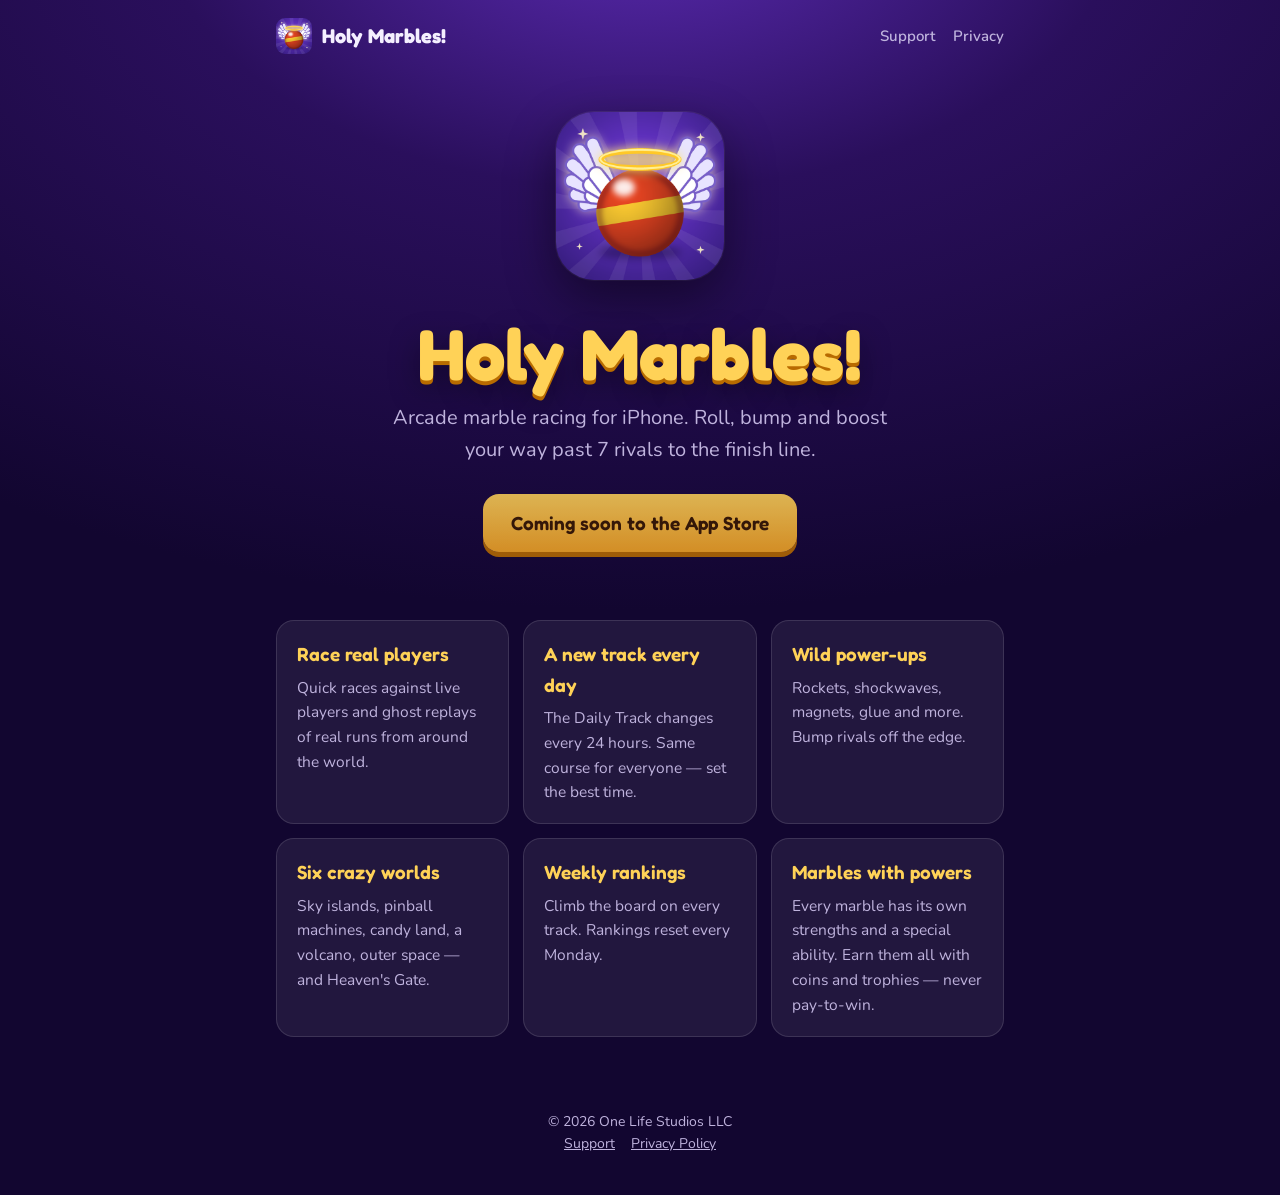
<file: index.html>
<!doctype html>
<html lang="en">
<head>
<meta charset="utf-8">
<meta name="viewport" content="width=device-width, initial-scale=1">
<title>Holy Marbles!</title>
<meta name="description" content="Holy Marbles! — a free arcade marble racing game for iPhone. Race real players and ghosts down wild tracks.">
<meta property="og:title" content="Holy Marbles!">
<meta property="og:description" content="Free arcade marble racing for iPhone. Roll, bump and boost to the finish.">
<meta property="og:image" content="img/holymarbles-icon.png">
<link rel="icon" href="img/favicon.png">
<link rel="apple-touch-icon" href="img/apple-touch-icon.png">
<link rel="stylesheet" href="style.css">
</head>
<body>
<div class="wrap">
  <header class="top">
    <a class="brand" href="./"><img src="img/favicon.png" alt=""><span>Holy Marbles!</span></a>
    <nav><a href="support/">Support</a><a href="privacy/">Privacy</a></nav>
  </header>

  <section class="hero">
    <img class="icon" src="img/holymarbles-icon.png" alt="Holy Marbles! app icon">
    <h1>Holy Marbles!</h1>
    <p class="tag">Arcade marble racing for iPhone. Roll, bump and boost your way past 7 rivals to the finish line.</p>
    <span class="btn soon">Coming soon to the App Store</span>
  </section>

  <section class="features">
    <div class="card"><h3>Race real players</h3><p>Quick races against live players and ghost replays of real runs from around the world.</p></div>
    <div class="card"><h3>A new track every day</h3><p>The Daily Track changes every 24 hours. Same course for everyone — set the best time.</p></div>
    <div class="card"><h3>Wild power-ups</h3><p>Rockets, shockwaves, magnets, glue and more. Bump rivals off the edge.</p></div>
    <div class="card"><h3>Six crazy worlds</h3><p>Sky islands, pinball machines, candy land, a volcano, outer space — and Heaven's Gate.</p></div>
    <div class="card"><h3>Weekly rankings</h3><p>Climb the board on every track. Rankings reset every Monday.</p></div>
    <div class="card"><h3>Marbles with powers</h3><p>Every marble has its own strengths and a special ability. Earn them all with coins and trophies — never pay-to-win.</p></div>
  </section>

  <footer>
    © 2026 One Life Studios LLC
    <br><a href="support/">Support</a><a href="privacy/">Privacy Policy</a>
  </footer>
</div>
</body>
</html>
</file>
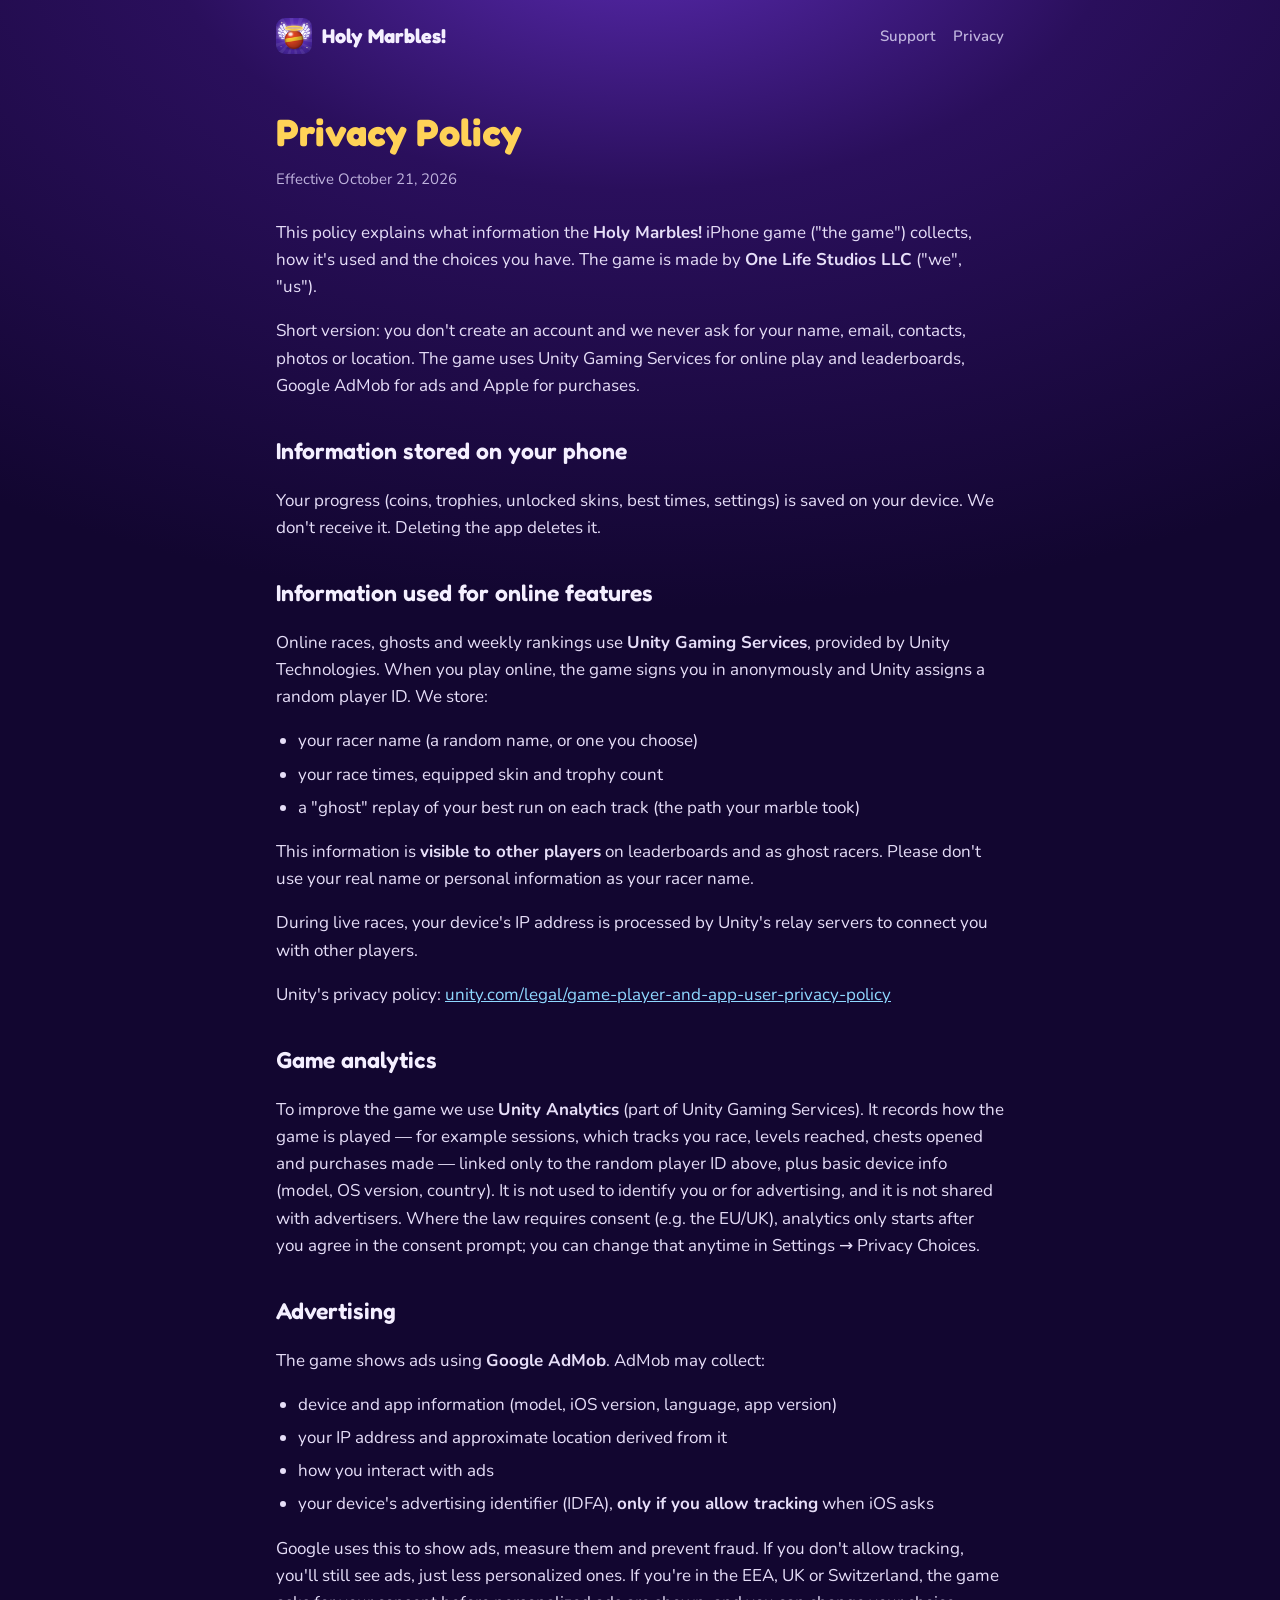
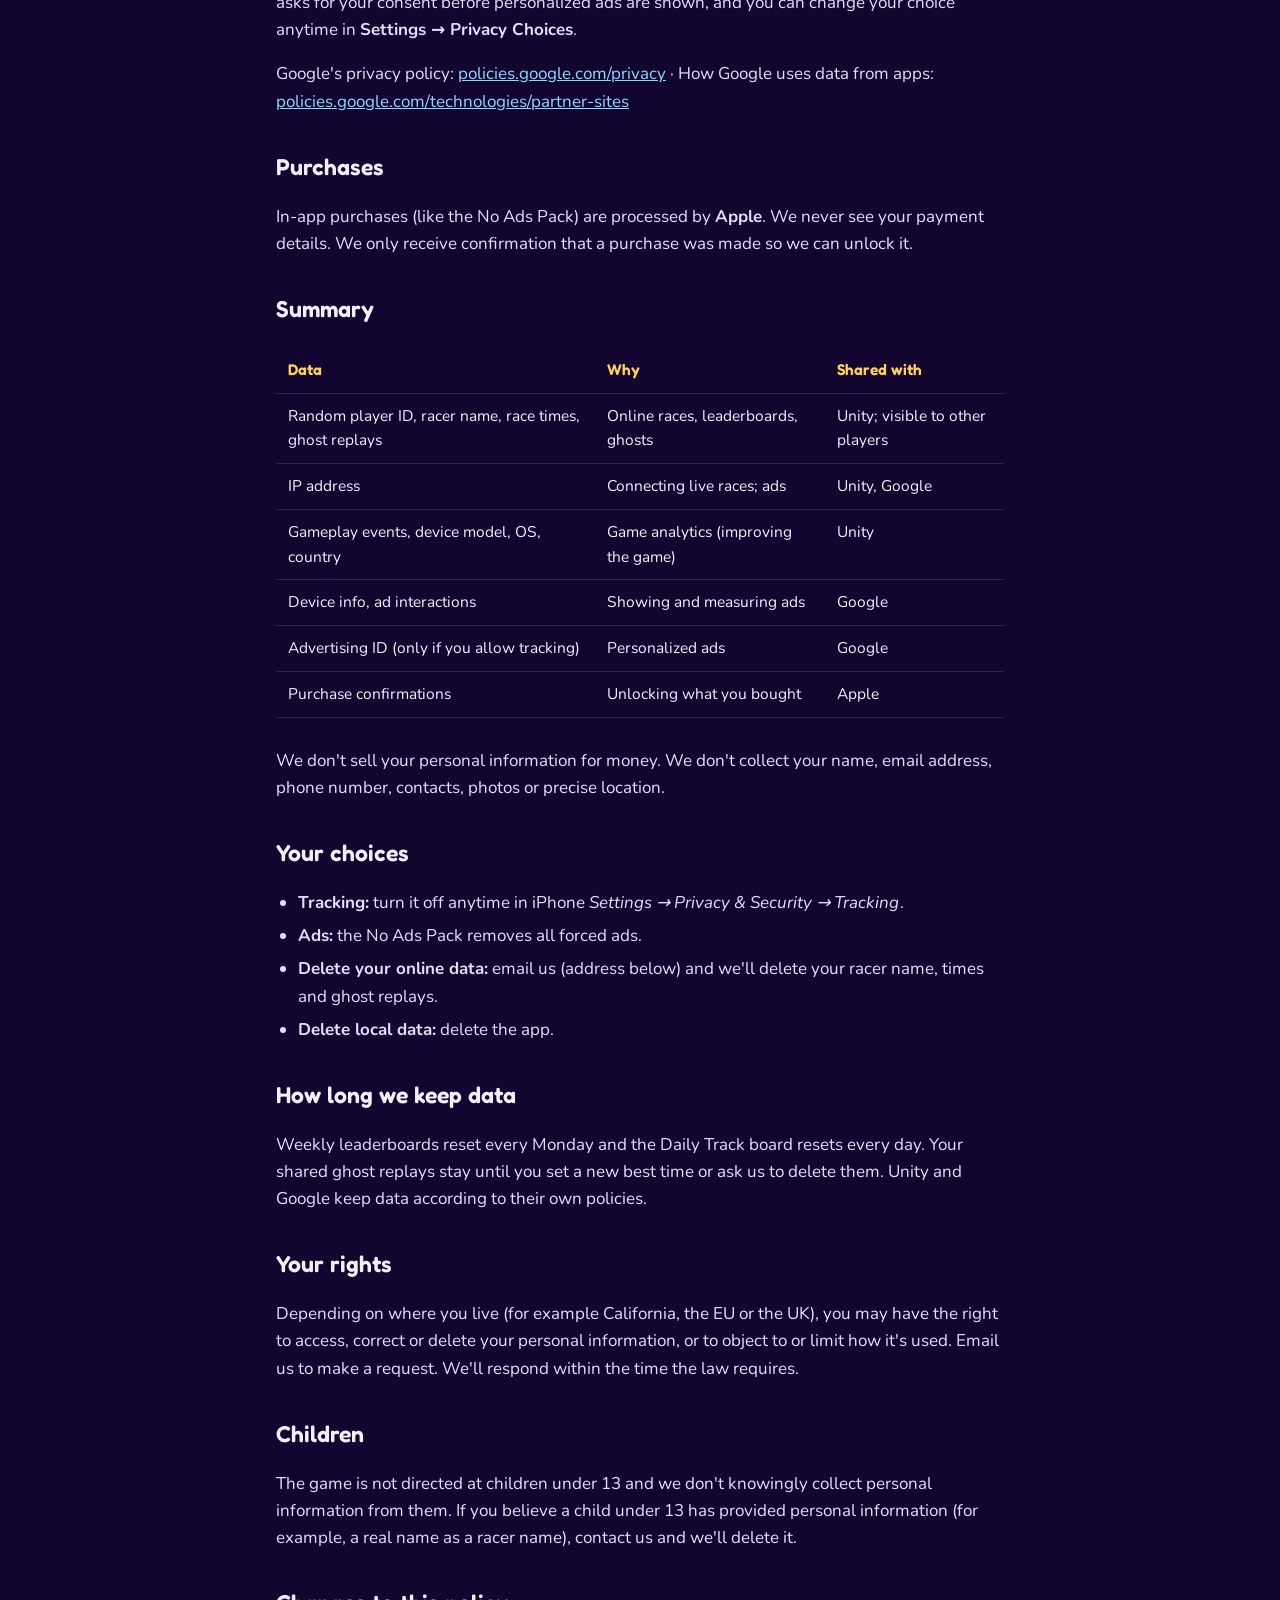
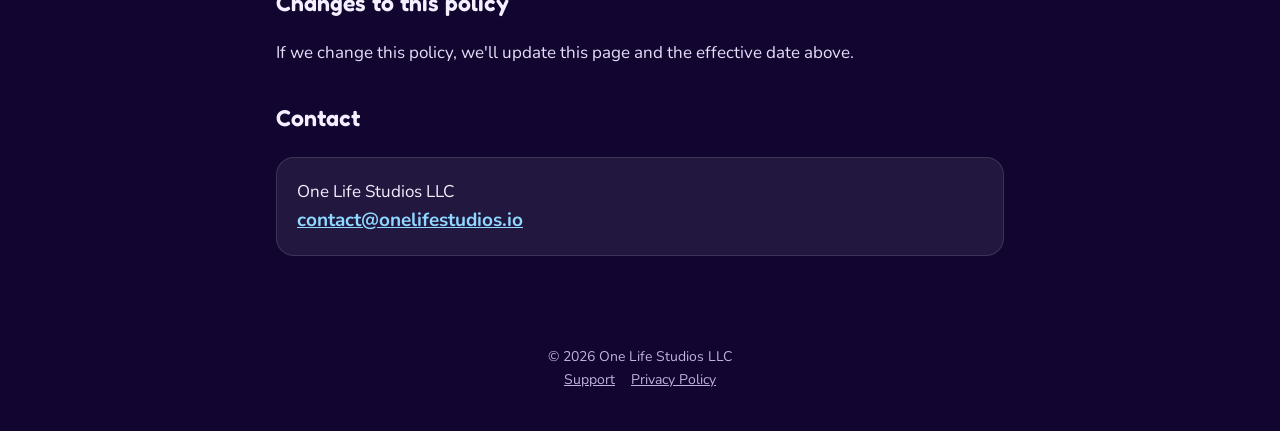
<file: privacy/index.html>
<!doctype html>
<html lang="en">
<head>
<meta charset="utf-8">
<meta name="viewport" content="width=device-width, initial-scale=1">
<title>Privacy Policy — Holy Marbles!</title>
<meta name="description" content="Privacy Policy for the Holy Marbles! iPhone game.">
<link rel="icon" href="../img/favicon.png">
<link rel="apple-touch-icon" href="../img/apple-touch-icon.png">
<link rel="stylesheet" href="../style.css">
</head>
<body>
<div class="wrap">
  <header class="top">
    <a class="brand" href="../"><img src="../img/favicon.png" alt=""><span>Holy Marbles!</span></a>
    <nav><a href="../support/">Support</a><a href="../privacy/">Privacy</a></nav>
  </header>

  <article class="doc">
    <h1>Privacy Policy</h1>
    <p class="updated">Effective October 21, 2026</p>

    <p>This policy explains what information the <strong>Holy Marbles!</strong> iPhone game ("the game") collects, how it's used and the choices you have. The game is made by <strong>One Life Studios LLC</strong> ("we", "us").</p>
    <p>Short version: you don't create an account and we never ask for your name, email, contacts, photos or location. The game uses Unity Gaming Services for online play and leaderboards, Google AdMob for ads and Apple for purchases.</p>

    <h2>Information stored on your phone</h2>
    <p>Your progress (coins, trophies, unlocked skins, best times, settings) is saved on your device. We don't receive it. Deleting the app deletes it.</p>

    <h2>Information used for online features</h2>
    <p>Online races, ghosts and weekly rankings use <strong>Unity Gaming Services</strong>, provided by Unity Technologies. When you play online, the game signs you in anonymously and Unity assigns a random player ID. We store:</p>
    <ul>
      <li>your racer name (a random name, or one you choose)</li>
      <li>your race times, equipped skin and trophy count</li>
      <li>a "ghost" replay of your best run on each track (the path your marble took)</li>
    </ul>
    <p>This information is <strong>visible to other players</strong> on leaderboards and as ghost racers. Please don't use your real name or personal information as your racer name.</p>
    <p>During live races, your device's IP address is processed by Unity's relay servers to connect you with other players.</p>
    <p>Unity's privacy policy: <a href="https://unity.com/legal/game-player-and-app-user-privacy-policy">unity.com/legal/game-player-and-app-user-privacy-policy</a></p>

    <h2>Game analytics</h2>
    <p>To improve the game we use <strong>Unity Analytics</strong> (part of Unity Gaming Services). It records how the game is played — for example sessions, which tracks you race, levels reached, chests opened and purchases made — linked only to the random player ID above, plus basic device info (model, OS version, country). It is not used to identify you or for advertising, and it is not shared with advertisers. Where the law requires consent (e.g. the EU/UK), analytics only starts after you agree in the consent prompt; you can change that anytime in Settings → Privacy Choices.</p>

    <h2>Advertising</h2>
    <p>The game shows ads using <strong>Google AdMob</strong>. AdMob may collect:</p>
    <ul>
      <li>device and app information (model, iOS version, language, app version)</li>
      <li>your IP address and approximate location derived from it</li>
      <li>how you interact with ads</li>
      <li>your device's advertising identifier (IDFA), <strong>only if you allow tracking</strong> when iOS asks</li>
    </ul>
    <p>Google uses this to show ads, measure them and prevent fraud. If you don't allow tracking, you'll still see ads, just less personalized ones. If you're in the EEA, UK or Switzerland, the game asks for your consent before personalized ads are shown, and you can change your choice anytime in <strong>Settings → Privacy Choices</strong>.</p>
    <p>Google's privacy policy: <a href="https://policies.google.com/privacy">policies.google.com/privacy</a> · How Google uses data from apps: <a href="https://policies.google.com/technologies/partner-sites">policies.google.com/technologies/partner-sites</a></p>

    <h2>Purchases</h2>
    <p>In-app purchases (like the No Ads Pack) are processed by <strong>Apple</strong>. We never see your payment details. We only receive confirmation that a purchase was made so we can unlock it.</p>

    <h2>Summary</h2>
    <div class="table-scroll">
    <table>
      <tr><th>Data</th><th>Why</th><th>Shared with</th></tr>
      <tr><td>Random player ID, racer name, race times, ghost replays</td><td>Online races, leaderboards, ghosts</td><td>Unity; visible to other players</td></tr>
      <tr><td>IP address</td><td>Connecting live races; ads</td><td>Unity, Google</td></tr>
      <tr><td>Gameplay events, device model, OS, country</td><td>Game analytics (improving the game)</td><td>Unity</td></tr>
      <tr><td>Device info, ad interactions</td><td>Showing and measuring ads</td><td>Google</td></tr>
      <tr><td>Advertising ID (only if you allow tracking)</td><td>Personalized ads</td><td>Google</td></tr>
      <tr><td>Purchase confirmations</td><td>Unlocking what you bought</td><td>Apple</td></tr>
    </table>
    </div>
    <p>We don't sell your personal information for money. We don't collect your name, email address, phone number, contacts, photos or precise location.</p>

    <h2>Your choices</h2>
    <ul>
      <li><strong>Tracking:</strong> turn it off anytime in iPhone <em>Settings → Privacy &amp; Security → Tracking</em>.</li>
      <li><strong>Ads:</strong> the No Ads Pack removes all forced ads.</li>
      <li><strong>Delete your online data:</strong> email us (address below) and we'll delete your racer name, times and ghost replays.</li>
      <li><strong>Delete local data:</strong> delete the app.</li>
    </ul>

    <h2>How long we keep data</h2>
    <p>Weekly leaderboards reset every Monday and the Daily Track board resets every day. Your shared ghost replays stay until you set a new best time or ask us to delete them. Unity and Google keep data according to their own policies.</p>

    <h2>Your rights</h2>
    <p>Depending on where you live (for example California, the EU or the UK), you may have the right to access, correct or delete your personal information, or to object to or limit how it's used. Email us to make a request. We'll respond within the time the law requires.</p>

    <h2>Children</h2>
    <p>The game is not directed at children under 13 and we don't knowingly collect personal information from them. If you believe a child under 13 has provided personal information (for example, a real name as a racer name), contact us and we'll delete it.</p>

    <h2>Changes to this policy</h2>
    <p>If we change this policy, we'll update this page and the effective date above.</p>

    <h2>Contact</h2>
    <div class="contact">
      One Life Studios LLC<br>
      <a href="mailto:contact@onelifestudios.io">contact@onelifestudios.io</a>
    </div>
  </article>

  <footer>
    © 2026 One Life Studios LLC
    <br><a href="../support/">Support</a><a href="../privacy/">Privacy Policy</a>
  </footer>
</div>
</body>
</html>
</file>
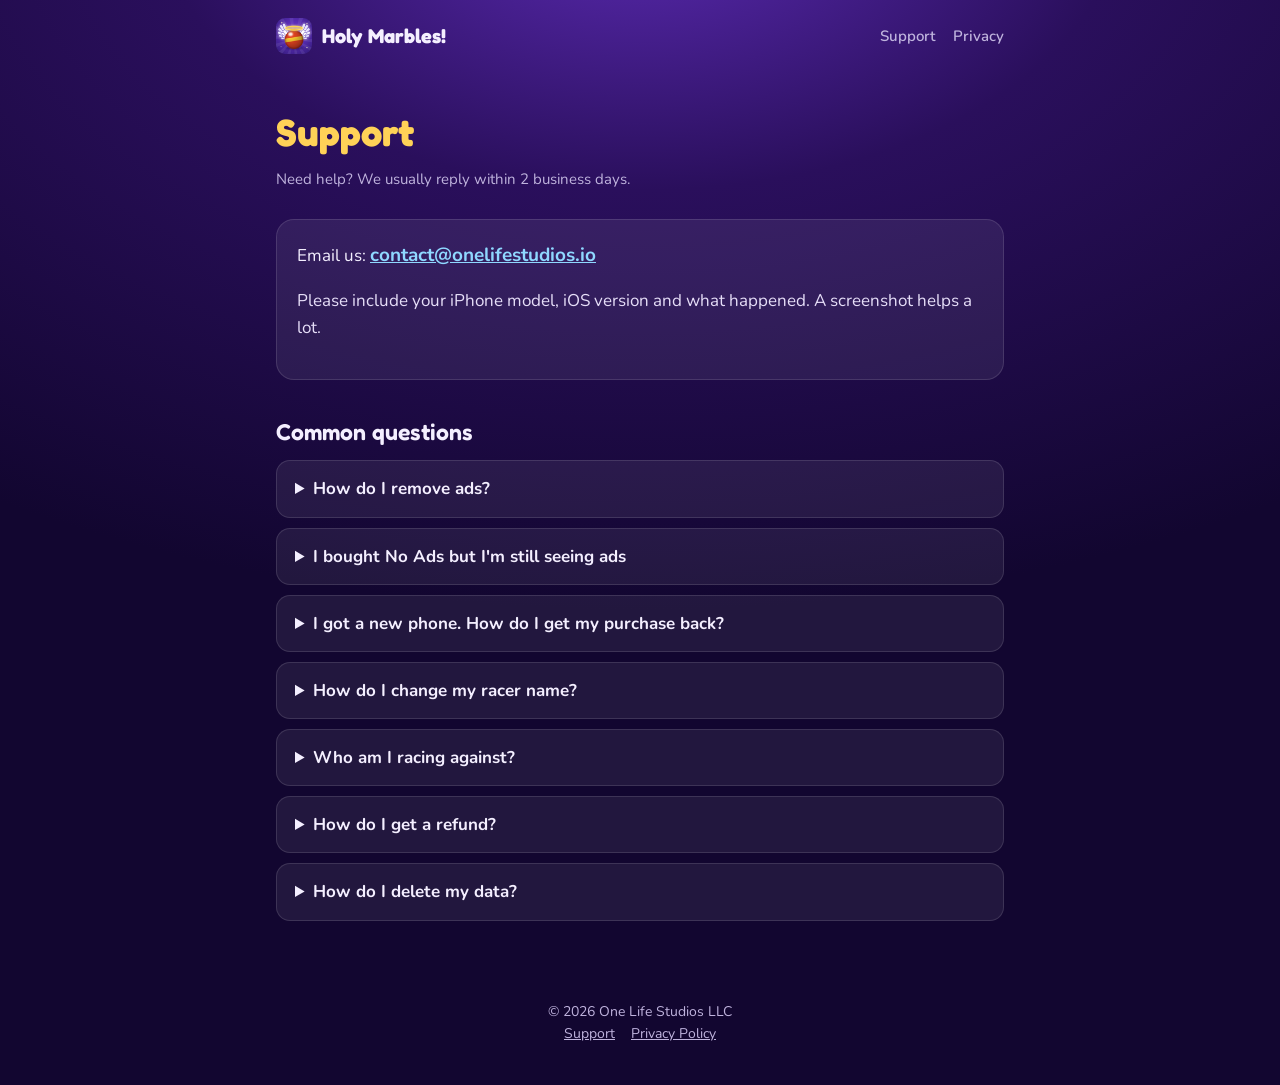
<file: support/index.html>
<!doctype html>
<html lang="en">
<head>
<meta charset="utf-8">
<meta name="viewport" content="width=device-width, initial-scale=1">
<title>Support — Holy Marbles!</title>
<meta name="description" content="Help and contact for Holy Marbles!">
<link rel="icon" href="../img/favicon.png">
<link rel="apple-touch-icon" href="../img/apple-touch-icon.png">
<link rel="stylesheet" href="../style.css">
</head>
<body>
<div class="wrap">
  <header class="top">
    <a class="brand" href="../"><img src="../img/favicon.png" alt=""><span>Holy Marbles!</span></a>
    <nav><a href="../support/">Support</a><a href="../privacy/">Privacy</a></nav>
  </header>

  <article class="doc">
    <h1>Support</h1>
    <p class="updated">Need help? We usually reply within 2 business days.</p>

    <div class="contact">
      Email us: <a href="mailto:contact@onelifestudios.io">contact@onelifestudios.io</a>
      <p>Please include your iPhone model, iOS version and what happened. A screenshot helps a lot.</p>
    </div>

    <h2>Common questions</h2>

    <details>
      <summary>How do I remove ads?</summary>
      <p>Buy the <strong>No Ads Pack</strong> in Settings. It removes all forced ads forever and includes 1,000 coins and the Halo skin. Optional reward videos (like double coins) stay available because you choose to watch them.</p>
    </details>

    <details>
      <summary>I bought No Ads but I'm still seeing ads</summary>
      <p>Open <strong>Settings → Restore Purchases</strong> while signed in with the same Apple ID you bought it with. If that doesn't fix it, email us.</p>
    </details>

    <details>
      <summary>I got a new phone. How do I get my purchase back?</summary>
      <p>Install the game, open Settings and tap <strong>Restore Purchases</strong>. Purchases are tied to your Apple ID.</p>
    </details>

    <details>
      <summary>How do I change my racer name?</summary>
      <p>Tap your name at the top left of the home screen. Your first change is free; later changes cost coins.</p>
    </details>

    <details>
      <summary>Who am I racing against?</summary>
      <p>Quick Race matches you with live players when they're online. Empty seats are filled with ghost replays of real players' runs and computer racers.</p>
    </details>

    <details>
      <summary>How do I get a refund?</summary>
      <p>Purchases are handled by Apple. Request a refund at <a href="https://reportaproblem.apple.com">reportaproblem.apple.com</a>.</p>
    </details>

    <details>
      <summary>How do I delete my data?</summary>
      <p>Email us and we'll delete your online data (racer name, times and ghost replays). Deleting the app removes everything stored on your phone. See the <a href="../privacy/">Privacy Policy</a> for details.</p>
    </details>
  </article>

  <footer>
    © 2026 One Life Studios LLC
    <br><a href="../support/">Support</a><a href="../privacy/">Privacy Policy</a>
  </footer>
</div>
</body>
</html>
</file>
<file: style.css>
@import url('https://fonts.googleapis.com/css2?family=Fredoka:wght@500;600;700&family=Nunito:wght@400;600;700&display=swap');

:root {
  --bg-1: #2a0f5c;
  --bg-2: #120630;
  --card: rgba(255, 255, 255, 0.07);
  --card-border: rgba(255, 255, 255, 0.12);
  --text: #f4efff;
  --muted: #bfb3dd;
  --gold: #ffd257;
  --gold-deep: #f5a623;
  --link: #8fd8ff;
}

* { box-sizing: border-box; }

html, body { margin: 0; padding: 0; }

body {
  background: radial-gradient(1200px 700px at 50% -10%, #5b2bb3 0%, var(--bg-1) 40%, var(--bg-2) 100%) fixed;
  background-color: var(--bg-2);
  color: var(--text);
  font-family: 'Nunito', system-ui, -apple-system, sans-serif;
  font-size: 17px;
  line-height: 1.6;
  min-height: 100vh;
}

a { color: var(--link); }

.wrap { max-width: 760px; margin: 0 auto; padding: 0 16px; }

header.top {
  display: flex; align-items: center; justify-content: space-between;
  padding: 18px 0;
}
header.top a.brand {
  display: flex; align-items: center; gap: 10px;
  font-family: 'Fredoka', sans-serif; font-weight: 700; font-size: 20px;
  color: var(--text); text-decoration: none;
}
header.top a.brand img { width: 36px; height: 36px; border-radius: 9px; }
header.top nav a {
  color: var(--muted); text-decoration: none; margin-left: 18px; font-weight: 600; font-size: 15px;
}
header.top nav a:hover { color: var(--text); }

.hero { text-align: center; padding: 40px 0 24px; }
.hero img.icon {
  width: 168px; height: 168px; border-radius: 38px;
  box-shadow: 0 18px 50px rgba(0, 0, 0, 0.45), 0 0 0 1px rgba(255,255,255,0.08);
}
.hero h1 {
  font-family: 'Fredoka', sans-serif; font-weight: 700;
  font-size: clamp(44px, 9vw, 72px); line-height: 1.05;
  margin: 28px 0 10px;
  color: var(--gold);
  text-shadow: 0 4px 0 #b86b00, 0 10px 30px rgba(0,0,0,0.4);
}
.hero p.tag { font-size: 20px; color: var(--muted); margin: 0 auto 28px; max-width: 520px; }

.btn {
  display: inline-block; font-family: 'Fredoka', sans-serif; font-weight: 600; font-size: 19px;
  padding: 14px 28px; border-radius: 16px; text-decoration: none;
  background: linear-gradient(180deg, var(--gold), var(--gold-deep)); color: #3a1a00;
  box-shadow: 0 5px 0 #b86b00;
}
.btn.soon { opacity: 0.85; cursor: default; }

.features {
  display: grid; grid-template-columns: repeat(auto-fit, minmax(210px, 1fr)); gap: 14px;
  margin: 44px 0;
}
.card {
  background: var(--card); border: 1px solid var(--card-border); border-radius: 18px; padding: 18px 20px;
}
.card h3 { font-family: 'Fredoka', sans-serif; font-weight: 600; margin: 0 0 6px; font-size: 19px; color: var(--gold); }
.card p { margin: 0; color: var(--muted); font-size: 15.5px; }

article.doc { padding: 20px 0 40px; }
article.doc h1 { font-family: 'Fredoka', sans-serif; font-weight: 700; font-size: 38px; margin: 10px 0 4px; color: var(--gold); }
article.doc .updated { color: var(--muted); margin: 0 0 28px; font-size: 15px; }
article.doc h2 { font-family: 'Fredoka', sans-serif; font-weight: 600; font-size: 23px; margin: 34px 0 8px; }
article.doc p, article.doc li { color: #e6def8; }
article.doc ul { padding-left: 22px; }
article.doc li { margin: 6px 0; }
article.doc table { width: 100%; border-collapse: collapse; margin: 12px 0; font-size: 15.5px; }
article.doc th, article.doc td { text-align: left; padding: 10px 12px; border-bottom: 1px solid var(--card-border); vertical-align: top; }
article.doc th { color: var(--gold); font-family: 'Fredoka', sans-serif; font-weight: 600; }
.table-scroll { overflow-x: auto; }

details { background: var(--card); border: 1px solid var(--card-border); border-radius: 14px; padding: 14px 18px; margin: 10px 0; }
details summary { cursor: pointer; font-weight: 700; }
details p { margin: 10px 0 0; }

.contact { background: var(--card); border: 1px solid var(--card-border); border-radius: 18px; padding: 20px; margin: 20px 0; }
.contact a { font-weight: 700; font-size: 19px; }

footer { text-align: center; color: var(--muted); font-size: 14px; padding: 30px 0 40px; }
footer a { color: var(--muted); margin: 0 8px; }

@media (max-width: 520px) {
  header.top nav a { margin-left: 12px; font-size: 14px; }
  header.top a.brand span { display: none; }
}
</file>
